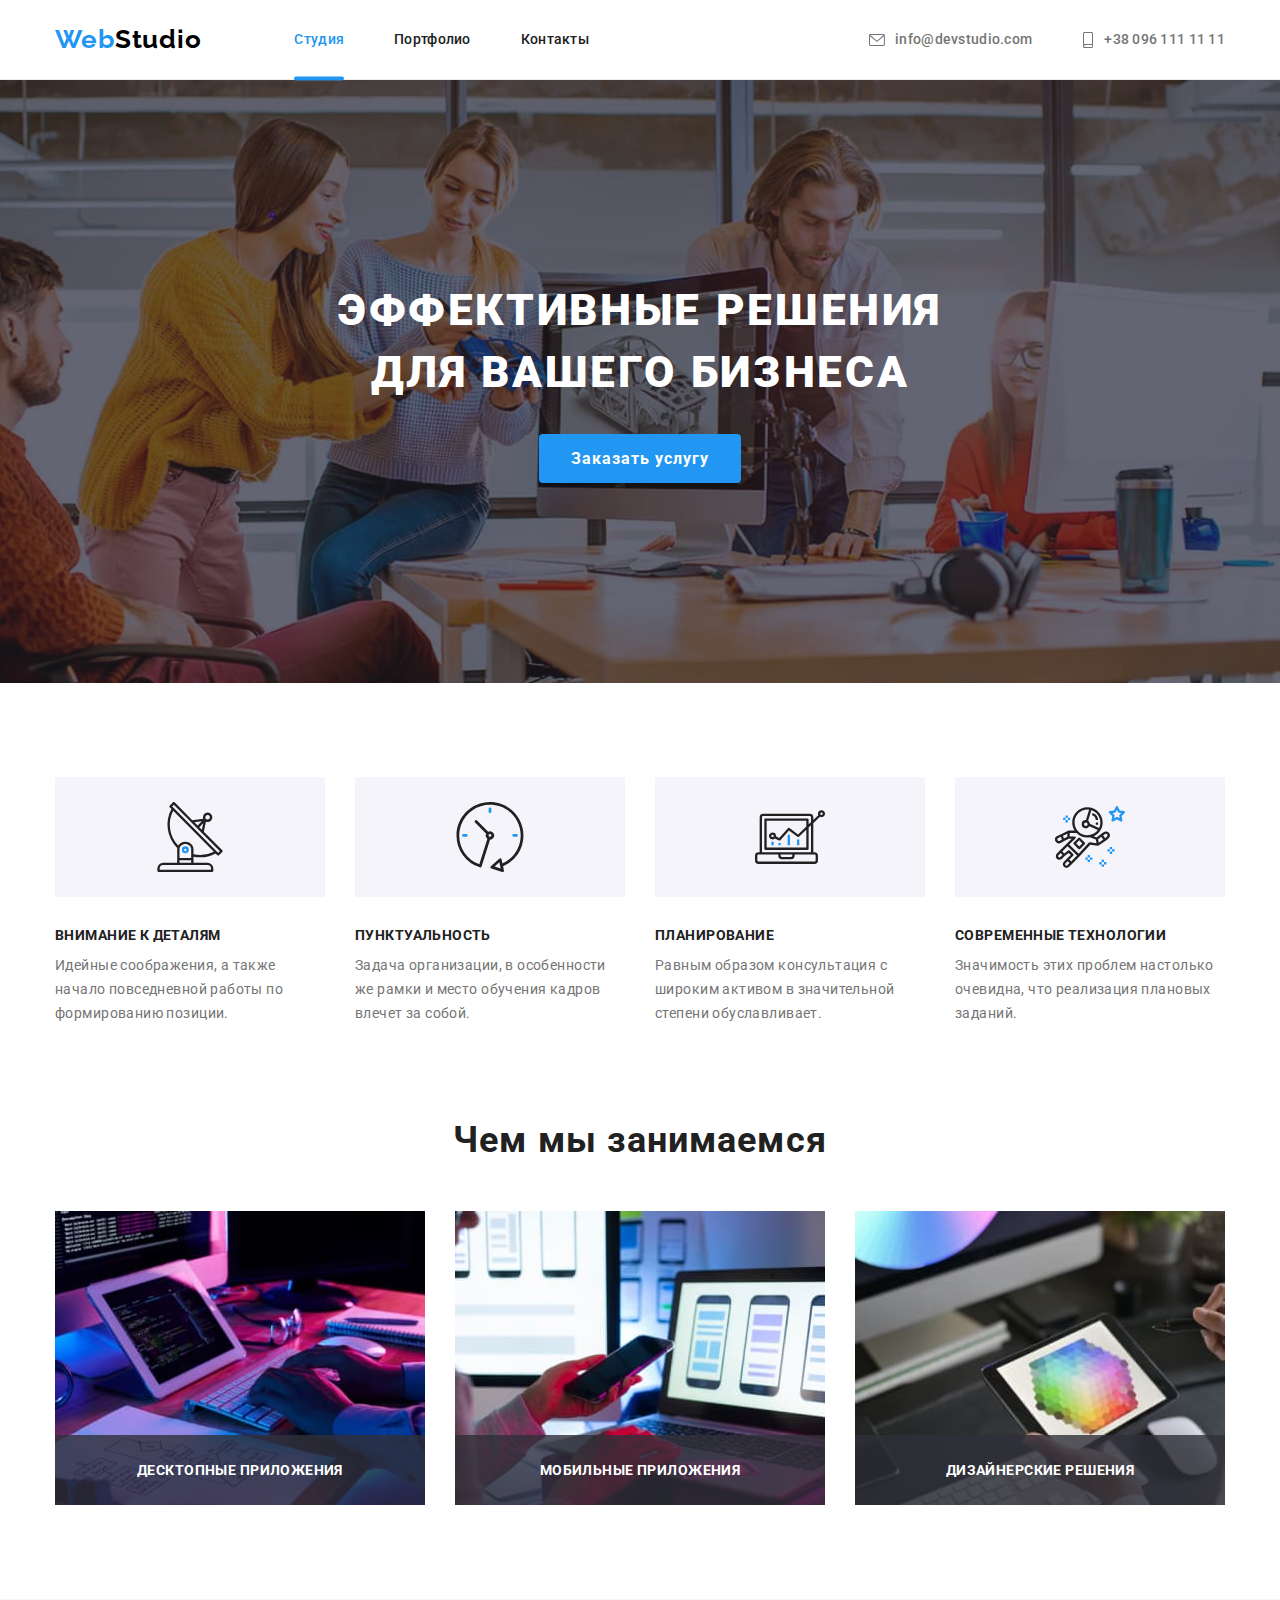
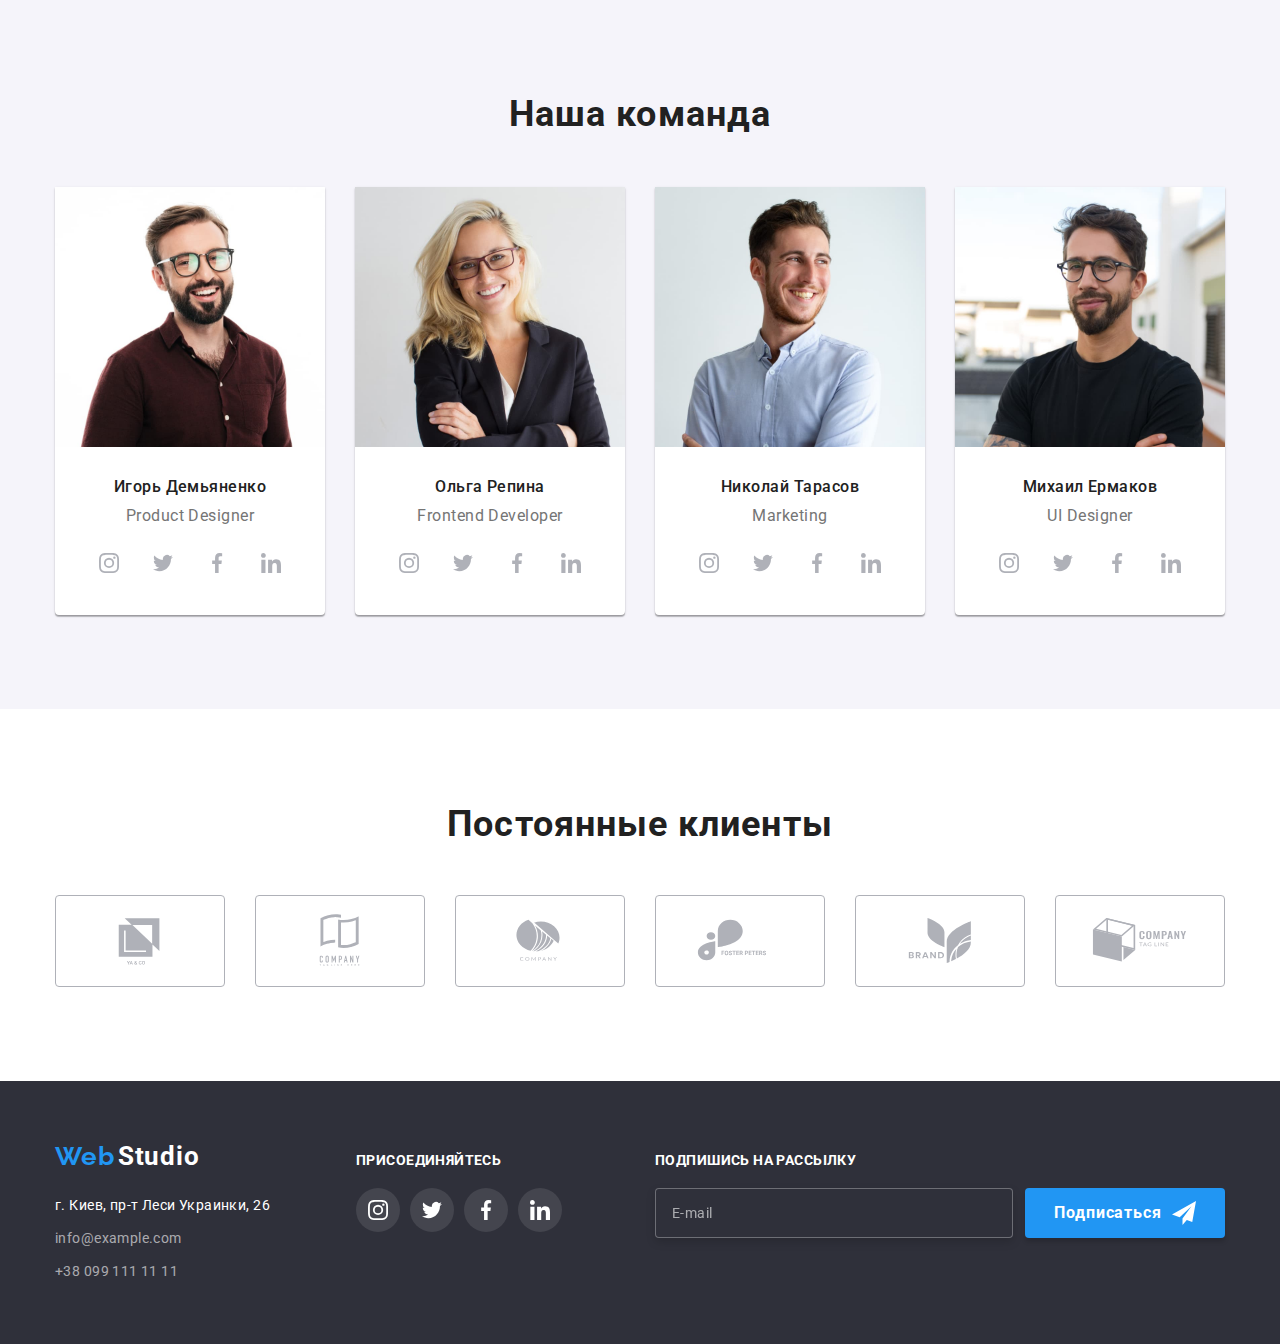
<file: index.html>
<!DOCTYPE html>
<html lang="ru">
  <head>
    <meta charset="UTF-8" />
    <meta http-equiv="X-UA-Compatible" content="IE=edge" />
    <meta name="viewport" content="width=device-width, initial-scale=1.0" />
    <meta name="description" content="Вивчення основ HTML5 для новачків" />
    <title>HW06-1</title>
    <!-- нормалізатор -->
    <link
      rel="stylesheet"
      href="https://cdnjs.cloudflare.com/ajax/libs/modern-normalize/1.0.0/modern-normalize.min.css"
    />
    <link rel="stylesheet" href="css/styles.css" />
    <link
      href="https://fonts.googleapis.com/css2?family=Raleway:wght@700&family=Roboto:wght@400;500;700;900&display=swap"
      rel="stylesheet"
    />
  </head>

  <body>
    <!--шапка сторінки-->
    <header class="header">
      <div class="container box-header">
        <!--навігація сторінки-->
        <nav class="box-nav">
          <div class="header-link">
            <a class="list" href="index.html"
              ><span class="logo-web">Web</span>
              <span class="logo-header">Studio</span>
            </a>
          </div>

          <ul class="header-items list">
            <li class="header-item">
              <a class="nav-link list studio current" href="./index.html"
                >Студия</a
              >
            </li>

            <li class="header-item">
              <a class="nav-link list" href="./portfolio.html">Портфолио</a>
            </li>

            <li class="header-item">
              <a class="nav-link list" href="Контакты">Контакты</a>
            </li>
          </ul>
        </nav>

        <ul class="box-contacts list">
          <li class="contact">
            <a class="mail list" href="info@devstudio.com">
              <svg class="svg-header" width="16" height="12">
                <use href="./images/svg/icons.svg#envelope"></use>
              </svg>
              info@devstudio.com</a
            >
          </li>
          <li class="contact">
            <a class="phone list" href="tel:+380961111111">
              <svg class="svg-header" width="12" height="16">
                <use href="./images/svg/icons.svg#smartphone"></use>
              </svg>
              +38 096 111 11 11
            </a>
          </li>
        </ul>
      </div>
    </header>
    <!-- унікальний контент сторінки -->
    <main>
      <!-- hero -->
      <section class="hero overlay">
        <h1 class="hero-title">Эффективные решения<br />для вашего бизнеса</h1>
        <button class="button-hero" type="button" data-modal-open>
          Заказать услугу
        </button>
      </section>

      <!-- особенности -->
      <section class="features section">
        <div class="container">
          <h2 class="visually-hidden section-title">Особенности</h2>
          <ul class="features-items list">
            <li class="features-item antenna">
              <h3 class="features-title">Внимание к деталям</h3>
              <p class="features-text">
                Идейные соображения, а также начало повседневной работы по
                формированию позиции.
              </p>
            </li>
            <li class="features-item clock">
              <h3 class="features-title">Пунктуальность</h3>
              <p class="features-text">
                Задача организации, в особенности же рамки и место обучения
                кадров влечет за собой.
              </p>
            </li>
            <li class="features-item diagram">
              <h3 class="features-title">Планирование</h3>
              <p class="features-text">
                Равным образом консультация с широким активом в значительной
                степени обуславливает.
              </p>
            </li>
            <li class="features-item astronaut">
              <h3 class="features-title">Современные технологии</h3>
              <p class="features-text">
                Значимость этих проблем настолько очевидна, что реализация
                плановых заданий.
              </p>
            </li>
          </ul>
        </div>
      </section>

      <!-- чем мьі занимаемся -->
      <section class="activity section">
        <div class="container">
          <h2 class="activity-title">Чем мы занимаемся</h2>
          <ul class="activity-items list">
            <li class="activity-item">
              <img
                src="./images/box1.jpg"
                alt="рабочий стол програмиста с монитором, планшетом, клавиатурой,руками на ней и распечатаньім ТЗ"
                width="370"
                height="294"
              />
              <p class="label">Десктопные приложения</p>
            </li>
            <li class="activity-item">
              <img
                src="./images/box2.jpg"
                alt="програмист на ноутбуке вьібирает формат оформления под размер телефона, держа его в руке"
                width="370"
                height="294"
              />
              <p class="label">Мобильные приложения</p>
            </li>
            <li class="activity-item">
              <img
                src="./images/box3.jpg"
                alt="планшет с цветовай палитрой, в руках на фоне клавиатурьі и монитора "
                width="370"
                height="294"
              />
              <p class="label">Дизайнерские решения</p>
            </li>
          </ul>
        </div>
      </section>

      <!-- наша команда -->
      <section class="team section">
        <div class="container">
          <h2 class="team-title">Наша команда</h2>
          <ul class="team-items list">
            <li class="team-item">
              <img
                src="./images/teamcard1.jpg"
                alt="ульібающийся мужчина в очках с бородой"
                width="270"
                height="260"
              />
              <div class="team-caption">
                <h3 class="teamcard">Игорь Демьяненко</h3>
                <p class="teamcard-text">Product Designer</p>
                <ul class="teamcard-links list">
                  <li class="teamcard-li">
                    <a
                      class="teamcard-link"
                      href=""
                      target="_blank"
                      aria-label="инстаграм Игоря Демьяненко"
                    >
                      <svg class="svg-social-team" width="20" height="20">
                        <use href="./images/svg/icons.svg#instagram"></use>
                      </svg>
                    </a>
                  </li>

                  <li class="teamcard-li">
                    <a
                      class="teamcard-link"
                      href=""
                      target="_blank"
                      aria-label="твиттер Игоря Демьяненко"
                    >
                      <svg class="svg-social-team" width="20" height="20">
                        <use href="./images/svg/icons.svg#twitter"></use>
                      </svg>
                    </a>
                  </li>

                  <li class="teamcard-li">
                    <a
                      class="teamcard-link"
                      href=""
                      target="_blank"
                      aria-label="фейсбук Игоря Демьяненко"
                    >
                      <svg class="svg-social-team" width="20" height="20">
                        <use href="./images/svg/icons.svg#facebook"></use>
                      </svg>
                    </a>
                  </li>

                  <li class="teamcard-li">
                    <a
                      class="teamcard-link"
                      href=""
                      target="_blank"
                      aria-label="линкед ин Игоря Демьяненко"
                    >
                      <svg class="svg-social-team" width="20" height="20">
                        <use href="./images/svg/icons.svg#linkedin"></use>
                      </svg>
                    </a>
                  </li>
                </ul>
              </div>
            </li>

            <li class="team-item">
              <img
                src="./images/teamcard2.jpg"
                alt="ульібающаяся женщина в очках со скрещенньіми на груди руками"
                width="270"
                height="260"
              />
              <div class="team-caption">
                <h3 class="teamcard">Ольга Репина</h3>
                <p class="teamcard-text">Frontend Developer</p>
                <ul class="teamcard-links list">
                  <li class="teamcard-li">
                    <a
                      class="teamcard-link"
                      href=""
                      target="_blank"
                      aria-label="инстаграм Ольги Репиной"
                    >
                      <svg class="svg-social-team" width="20" height="20">
                        <use href="./images/svg/icons.svg#instagram"></use>
                      </svg>
                    </a>
                  </li>

                  <li class="teamcard-li">
                    <a
                      class="teamcard-link"
                      href=""
                      target="_blank"
                      aria-label="твиттер Ольги Репиной"
                    >
                      <svg class="svg-social-team" width="20" height="20">
                        <use href="./images/svg/icons.svg#twitter"></use>
                      </svg>
                    </a>
                  </li>

                  <li class="teamcard-li">
                    <a
                      class="teamcard-link"
                      href=""
                      target="_blank"
                      aria-label="фейсбук Ольги Репиной"
                    >
                      <svg class="svg-social-team" width="20" height="20">
                        <use href="./images/svg/icons.svg#facebook"></use>
                      </svg>
                    </a>
                  </li>

                  <li class="teamcard-li">
                    <a
                      class="teamcard-link"
                      href=""
                      target="_blank"
                      aria-label="линкед ин Ольги Репиной"
                    >
                      <svg class="svg-social-team" width="20" height="20">
                        <use href="./images/svg/icons.svg#linkedin"></use>
                      </svg>
                    </a>
                  </li>
                </ul>
              </div>
            </li>

            <li class="team-item">
              <img
                src="./images/teamcard3.jpg"
                alt="ульібающийся мужчина в светлой рубашке"
                width="270"
                height="260"
              />
              <div class="team-caption">
                <h3 class="teamcard">Николай Тарасов</h3>
                <p class="teamcard-text">Marketing</p>
                <ul class="teamcard-links list">
                  <li class="teamcard-li">
                    <a
                      class="teamcard-link"
                      href=""
                      target="_blank"
                      aria-label="инстаграм Николая Тарасова"
                    >
                      <svg class="svg-social-team" width="20" height="20">
                        <use href="./images/svg/icons.svg#instagram"></use>
                      </svg>
                    </a>
                  </li>

                  <li class="teamcard-li">
                    <a
                      class="teamcard-link"
                      href=""
                      target="_blank"
                      aria-label="твиттер Николая Тарасова"
                    >
                      <svg class="svg-social-team" width="20" height="20">
                        <use href="./images/svg/icons.svg#twitter"></use>
                      </svg>
                    </a>
                  </li>

                  <li class="teamcard-li">
                    <a
                      class="teamcard-link"
                      href=""
                      target="_blank"
                      aria-label="фейсбук Николая Тарасова"
                    >
                      <svg class="svg-social-team" width="20" height="20">
                        <use href="./images/svg/icons.svg#facebook"></use>
                      </svg>
                    </a>
                  </li>

                  <li class="teamcard-li">
                    <a
                      class="teamcard-link"
                      href=""
                      target="_blank"
                      aria-label="линкед ин Николая Тарасова"
                    >
                      <svg class="svg-social-team" width="20" height="20">
                        <use href="./images/svg/icons.svg#linkedin"></use>
                      </svg>
                    </a>
                  </li>
                </ul>
              </div>
            </li>

            <li class="team-item">
              <img
                src="./images/teamcard4.jpg"
                alt="ульібающийся мужчина в очках с бородой в черной футболке"
                width="270"
                height="260"
              />
              <div class="team-caption">
                <h3 class="teamcard">Михаил Ермаков</h3>
                <p class="teamcard-text">UI Designer</p>
                <ul class="teamcard-links list">
                  <li class="teamcard-li">
                    <a
                      class="teamcard-link"
                      href=""
                      target="_blank"
                      aria-label="инстаграм Михаила Ермакова"
                    >
                      <svg class="svg-social-team" width="20" height="20">
                        <use href="./images/svg/icons.svg#instagram"></use>
                      </svg>
                    </a>
                  </li>

                  <li class="teamcard-li">
                    <a
                      class="teamcard-link"
                      href=""
                      target="_blank"
                      aria-label="твиттер Михаила Ермакова"
                    >
                      <svg class="svg-social-team" width="20" height="20">
                        <use href="./images/svg/icons.svg#twitter"></use>
                      </svg>
                    </a>
                  </li>

                  <li class="teamcard-li">
                    <a
                      class="teamcard-link"
                      href=""
                      target="_blank"
                      aria-label="фейсбук Михаила Ермакова"
                    >
                      <svg class="svg-social-team" width="20" height="20">
                        <use href="./images/svg/icons.svg#facebook"></use>
                      </svg>
                    </a>
                  </li>

                  <li class="teamcard-li">
                    <a
                      class="teamcard-link"
                      href=""
                      target="_blank"
                      aria-label="линкед ин Михаила Ермакова"
                    >
                      <svg class="svg-social-team" width="20" height="20">
                        <use href="./images/svg/icons.svg#linkedin"></use>
                      </svg>
                    </a>
                  </li>
                </ul>
              </div>
            </li>
          </ul>
        </div>
      </section>

      <!-- Постійні клієнти -->
      <section class="clients section">
        <div class="container">
          <h2 class="clients-title">Постоянные клиенты</h2>
          <ul class="clients-items list">
            <li class="clients-item">
              <a
                class="clients-link"
                href=""
                target="_blank"
                aria-label="клиент я єнд ко"
              >
                <svg class="svg-social" width="106" height="60">
                  <use href="./images/svg/icons.svg#clientlogo1"></use>
                </svg>
              </a>
            </li>

            <li class="clients-item">
              <a
                class="clients-link"
                href=""
                target="_blank"
                aria-label="таг лайн хьо"
              >
                <svg class="svg-social" width="106" height="60">
                  <use href="./images/svg/icons.svg#clientlogo2"></use>
                </svg>
              </a>
            </li>

            <li class="clients-item">
              <a
                class="clients-link"
                href=""
                target="_blank"
                aria-label="компани"
              >
                <svg class="svg-social" width="106" height="60">
                  <use href="./images/svg/icons.svg#clientlogo3"></use>
                </svg>
              </a>
            </li>

            <li class="clients-item">
              <a
                class="clients-link"
                href=""
                target="_blank"
                aria-label="фостер петерс"
              >
                <svg class="svg-social" width="106" height="60">
                  <use href="./images/svg/icons.svg#clientlogo4"></use>
                </svg>
              </a>
            </li>

            <li class="clients-item">
              <a
                class="clients-link"
                href=""
                target="_blank"
                aria-label="бранд"
              >
                <svg class="svg-social" width="106" height="60">
                  <use href="./images/svg/icons.svg#clientlogo5"></use>
                </svg>
              </a>
            </li>

            <li class="clients-item">
              <a
                class="clients-link"
                href=""
                target="_blank"
                aria-label="таглайн"
              >
                <svg class="svg-social" width="106" height="60">
                  <use href="./images/svg/icons.svg#clientlogo6"></use>
                </svg>
              </a>
            </li>
          </ul>
        </div>
      </section>
    </main>

    <!-- підвал сторінки-->
    <footer class="footer">
      <div class="container footer-blocks">
        <h2 class="visually-hidden section-title">Все способьі коммуникации</h2>
        <div class="footer-contacts">
          <a class="footer-link list" href="index.html"
            ><span class="logo-web">Web</span>
            <span class="logo-footer">Studio</span>
          </a>
          <address>
            <ul class="adress-list list">
              <li>
                <p class="adress-text">г. Киев, пр-т Леси Украинки, 26</p>
              </li>
              <li>
                <a class="adress-link list" href="info@example.com"
                  >info@example.com</a
                >
              </li>
              <li>
                <a class="adress-link list" href="tel:+380991111111"
                  >+38 099 111 11 11</a
                >
              </li>
            </ul>
          </address>
        </div>

        <div class="footer-social">
          <h3 class="social-subtitle">Присоединяйтесь</h3>
          <ul class="social-links list">
            <li class="social-network-li">
              <a
                class="network-link"
                href=""
                target="_blank"
                aria-label="инстаграм компании"
              >
                <svg class="svg-social" width="20" height="20">
                  <use href="./images/svg/icons.svg#instagram"></use>
                </svg>
              </a>
            </li>

            <li class="social-network-li">
              <a
                class="network-link"
                href=""
                target="_blank"
                aria-label="твиттер компании"
              >
                <svg class="svg-social" width="20" height="20">
                  <use href="./images/svg/icons.svg#twitter"></use>
                </svg>
              </a>
            </li>

            <li class="social-network-li">
              <a
                class="network-link"
                href=""
                target="_blank"
                aria-label="фейсбук компании"
              >
                <svg class="svg-social" width="20" height="20">
                  <use href="./images/svg/icons.svg#facebook"></use>
                </svg>
              </a>
            </li>

            <li class="social-network-li">
              <a
                class="network-link"
                href=""
                target="_blank"
                aria-label="линкед ин компании"
              >
                <svg class="svg-social" width="20" height="20">
                  <use href="./images/svg/icons.svg#linkedin"></use>
                </svg>
              </a>
            </li>
          </ul>
        </div>
        <div class="footer-subscription">
          <strong class="footer-strong">Подпишись на рассьілку</strong>
          <form class="footer-form">
            <input class="footerform-input" type="email" placeholder="E-mail" />
            <button class="button-modal btn-footer" type="submit">
              Подписаться

              <svg class="svg-button-footer" width="24" height="24">
                <use href="./images/svg/icons.svg#icon-send"></use>
              </svg>
            </button>
          </form>
        </div>
      </div>
    </footer>

    <div class="backdrop is-hidden" data-modal>
      <div class="modal">
        <button class="x-button" type="button" data-modal-close>
          <svg class="x-icon" width="18" height="18">
            <use href="./images/svg/icons.svg#close"></use>
          </svg>
        </button>

        <div class="modal-contant">
          <strong class="modal-headline">
            Оставьте свои данные, мы вам перезвоним
          </strong>

          <form class="modal-form" name="subscribtion">
            <div class="inputs">
              <label class="input-label" for="name">Имя</label>
              <div class="labelsvg">
                <input class="input-window" type="text" name="name" id="name" />
                <svg class="svg-modal" width="18" height="18">
                  <use href="./images/svg/icons.svg#person-black"></use>
                </svg>
              </div>
            </div>

            <div class="inputs">
              <label class="input-label" for="tel">Телефон</label>
              <div class="labelsvg">
                <input class="input-window" type="tel" name="tel" id="tel" />

                <svg class="svg-modal" width="18" height="18">
                  <use href="./images/svg/icons.svg#phone-black"></use>
                </svg>
              </div>
            </div>

            <div class="inputs">
              <label class="input-label" for="email">Почта</label>
              <div class="labelsvg">
                <input
                  class="input-window"
                  type="email"
                  name="email"
                  id="email"
                />
                <svg class="svg-modal" width="18" height="18">
                  <use href="./images/svg/icons.svg#email-black"></use>
                </svg>
              </div>
            </div>

            <div class="inputs comments">
              <label class="input-label" for="textarea-comment"
                >Комментарий</label
              >
              <textarea
                class="input-window modal-textarea"
                name="comment"
                id="textarea-comment"
                placeholder="Введите текст"
              ></textarea>
            </div>

            <div class="checkbox">
              <label class="label-checkbox" for="accepted">
                <input
                  class="input-checkbox"
                  type="checkbox"
                  name="acceptance"
                  value="accepted"
                  id="accepted"
                />
                <span class="modal-form-checkbox">
                  <svg class="modal-form-icon" width="16" height="15">
                    <use href="./images/svg/icons.svg#icon-check"></use>
                  </svg>
                </span>
                Соглашаюсь с рассылкой и принимаю
                <span>
                  <a class="checkbox-link" href=""> Условия договора</a></span
                >
              </label>
            </div>

            <button class="button-modal" type="submit">Отправить</button>
          </form>
        </div>
      </div>
    </div>

    <script src="./js/modal.js"></script>
  </body>
</html>
</file>
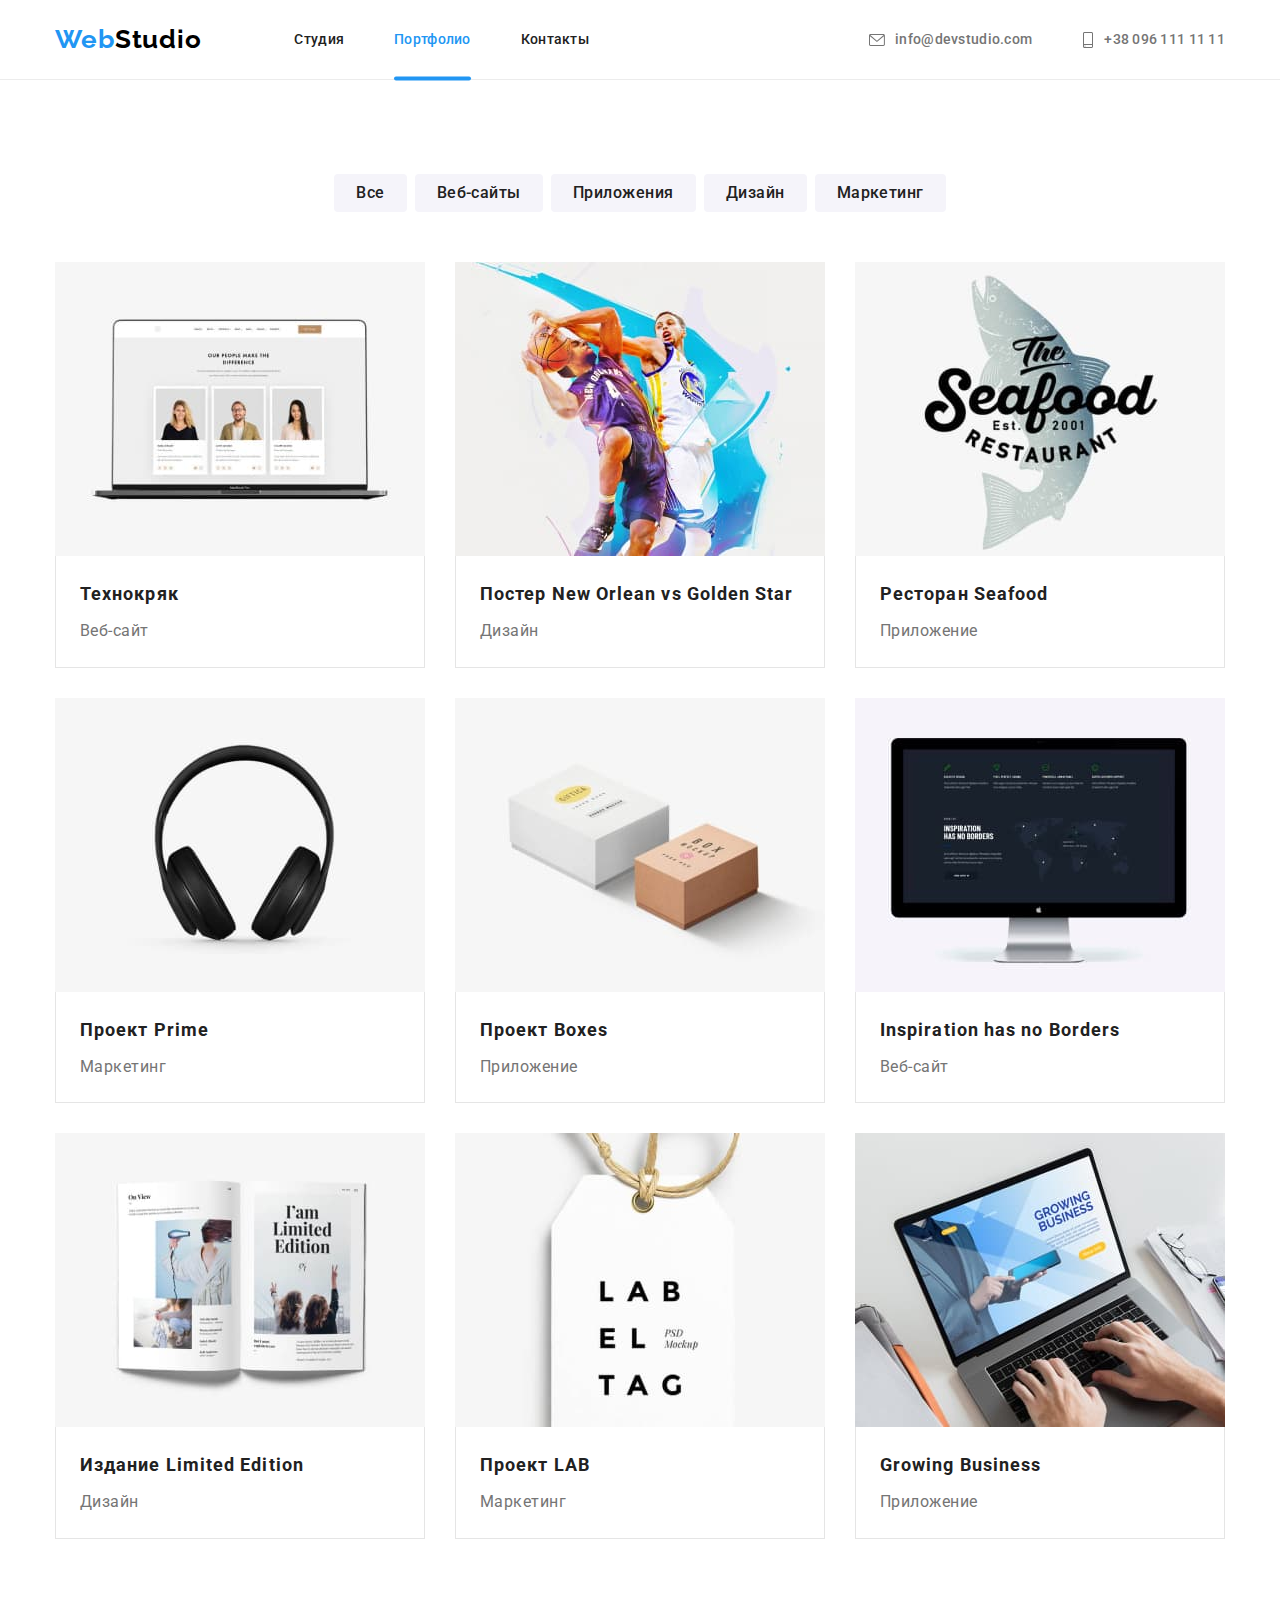
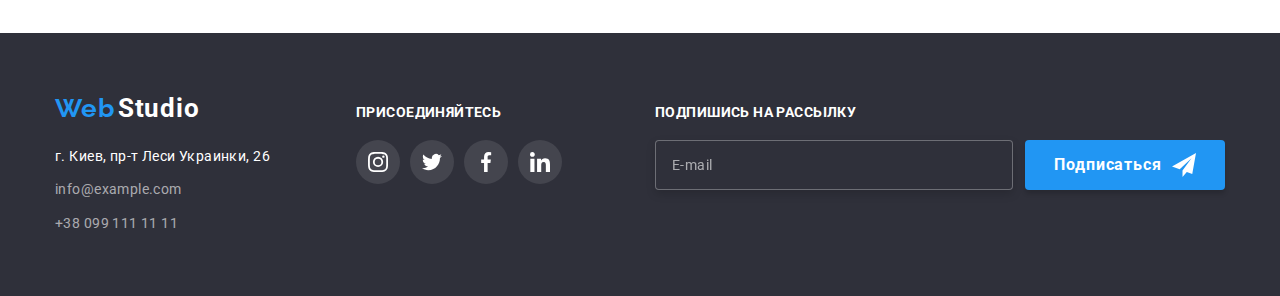
<file: portfolio.html>
<!DOCTYPE html>
<html lang="ru">
  <head>
    <meta charset="UTF-8" />
    <meta http-equiv="X-UA-Compatible" content="IE=edge" />
    <meta name="viewport" content="width=device-width, initial-scale=1.0" />
    <meta name="description" content="Вивчення основ HTML5 для новачків" />
    <title>HW06-2</title>
    <!-- нормалізатор -->
    <link
      rel="stylesheet"
      href="https://cdnjs.cloudflare.com/ajax/libs/modern-normalize/1.0.0/modern-normalize.min.css"
    />
    <link rel="stylesheet" href="css/styles.css" />
    <link
      href="https://fonts.googleapis.com/css2?family=Raleway:wght@700&family=Roboto:wght@400;500;700;900&display=swap"
      rel="stylesheet"
    />
  </head>
  <body>
    <!--шапка сторінки-->
    <header class="header">
      <div class="container box-header">
        <!--навігація сторінки-->
        <nav class="box-nav">
          <div class="header-link">
            <a class="list" href="index.html"
              ><span class="logo-web">Web</span>
              <span class="logo-header">Studio</span>
            </a>
          </div>

          <ul class="header-items list">
            <li class="header-item">
              <a class="nav-link list" href="./index.html">Студия</a>
            </li>
            <li class="header-item">
              <a class="nav-link list portfolio current" href="./portfolio.html"
                >Портфолио</a
              >
            </li>
            <li class="header-item">
              <a class="nav-link list" href="Контакты">Контакты</a>
            </li>
          </ul>
        </nav>

        <ul class="box-contacts list">
          <li class="contact">
            <a class="mail list" href="info@devstudio.com">
              <svg class="svg-header" width="16" height="12">
                <use href="./images/svg/icons.svg#envelope"></use>
              </svg>
              info@devstudio.com</a
            >
          </li>
          <li class="contact">
            <a class="phone list" href="tel:+380961111111">
              <svg class="svg-header" width="12" height="16">
                <use href="./images/svg/icons.svg#smartphone"></use>
              </svg>
              +38 096 111 11 11
            </a>
          </li>
        </ul>
      </div>
    </header>

    <!-- унікальний контент сторінки -->
    <main>
      <section class="section">
        <div class="container">
          <h1 class="visually-hidden">портфоліо</h1>
          <!-- filters -->
          <h2 class="visually-hidden">кнопки переходу по типам проектів</h2>
          <ul class="filters list">
            <li class="button-filter-list">
              <button class="button-filter" type="button">Все</button>
            </li>
            <li class="button-filter-list">
              <button class="button-filter" type="button">Веб-сайты</button>
            </li>
            <li class="button-filter-list">
              <button class="button-filter" type="button">Приложения</button>
            </li>
            <li class="button-filter-list">
              <button class="button-filter" type="button">Дизайн</button>
            </li>
            <li class="button-filter-list">
              <button class="button-filter" type="button">Маркетинг</button>
            </li>
          </ul>
          <!-- projects -->
          <h2 class="visually-hidden">проекти</h2>
          <ul class="project-cards list">
            <li>
              <a class="project-card-link list" href="">
                <div class="project-card">
                  <img
                    src="./images/projects/img-1.jpg"
                    alt="на мониторе изображеньі три карточки с фото людей и описанием"
                    width="370"
                    height="294"
                  />
                  <p class="overlay-card">
                    Ресурс предлагает комплексные предложения c разным уровнем
                    функционала и сервисов. Все это позволит посетителю получить
                    исчерпывающие сведения компании или частном лице.
                  </p>
                </div>
                <div class="project-text">
                  <h3 class="project-name">Технокряк</h3>
                  <p class="project-type">Веб-сайт</p>
                </div></a
              >
            </li>

            <li>
              <a class="project-card-link list" href="">
                <div class="project-card">
                  <img
                    src="./images/projects/img-2.jpg"
                    alt="два баскетболиста Нью Ороеан и Голден Стар в прьіжке"
                    width="370"
                    height="294"
                  />
                  <p class="overlay-card">
                    Ресурс предлагает комплексные предложения c разным уровнем
                    функционала и сервисов. Все это позволит посетителю получить
                    исчерпывающие сведения компании или частном лице.
                  </p>
                </div>

                <div class="project-text">
                  <h3 class="project-name">Постер New Orlean vs Golden Star</h3>
                  <p class="project-type">Дизайн</p>
                </div>
              </a>
            </li>

            <li>
              <a class="project-card-link list" href="">
                <div class="project-card">
                  <img
                    src="./images/projects/img-3.jpg"
                    alt="ємблема ресторана сифуд"
                    width="370"
                    height="294"
                  />
                  <p class="overlay-card">
                    Ресурс предлагает комплексные предложения c разным уровнем
                    функционала и сервисов. Все это позволит посетителю получить
                    исчерпывающие сведения компании или частном лице.
                  </p>
                </div>
                <div class="project-text">
                  <h3 class="project-name">Ресторан Seafood</h3>
                  <p class="project-type">Приложение</p>
                </div>
              </a>
            </li>

            <li>
              <a class="project-card-link list" href="">
                <div class="project-card">
                  <img
                    src="./images/projects/img-4.jpg"
                    alt="черньіе наушники"
                    width="370"
                    height="294"
                  />
                  <p class="overlay-card">
                    Ресурс предлагает комплексные предложения c разным уровнем
                    функционала и сервисов. Все это позволит посетителю получить
                    исчерпывающие сведения компании или частном лице.
                  </p>
                </div>
                <div class="project-text">
                  <h3 class="project-name">Проект Prime</h3>
                  <p class="project-type">Маркетинг</p>
                </div>
              </a>
            </li>

            <li>
              <a class="project-card-link list" href="">
                <div class="project-card">
                  <img
                    src="./images/projects/img-5.jpg"
                    alt="две коробки разного размера"
                    width="370"
                    height="294"
                  />
                  <p class="overlay-card">
                    Ресурс предлагает комплексные предложения c разным уровнем
                    функционала и сервисов. Все это позволит посетителю получить
                    исчерпывающие сведения компании или частном лице.
                  </p>
                </div>
                <div class="project-text">
                  <h3 class="project-name">Проект Boxes</h3>
                  <p class="project-type">Приложение</p>
                </div>
              </a>
            </li>

            <li>
              <a class="project-card-link list" href="">
                <div class="project-card">
                  <img
                    src="./images/projects/img-6.jpg"
                    alt="карта мира и колонки с текстом"
                    width="370"
                    height="294"
                  />
                  <p class="overlay-card">
                    Ресурс предлагает комплексные предложения c разным уровнем
                    функционала и сервисов. Все это позволит посетителю получить
                    исчерпывающие сведения компании или частном лице.
                  </p>
                </div>
                <div class="project-text">
                  <h3 class="project-name">Inspiration has no Borders</h3>
                  <p class="project-type">Веб-сайт</p>
                </div>
              </a>
            </li>

            <li>
              <a class="project-card-link list" href="">
                <div class="project-card">
                  <img
                    src="./images/projects/img-7.jpg"
                    alt="брошюра с текстом ай єм лимитед єдишн"
                    width="370"
                    height="294"
                  />
                  <p class="overlay-card">
                    Ресурс предлагает комплексные предложения c разным уровнем
                    функционала и сервисов. Все это позволит посетителю получить
                    исчерпывающие сведения компании или частном лице.
                  </p>
                </div>
                <div class="project-text">
                  <h3 class="project-name">Издание Limited Edition</h3>
                  <p class="project-type">Дизайн</p>
                </div>
              </a>
            </li>

            <li>
              <a class="project-card-link list" href="">
                <div class="project-card">
                  <img
                    src="./images/projects/img-8.jpg"
                    alt="єтикетка лаб єль таг"
                    width="370"
                    height="294"
                  />
                  <p class="overlay-card">
                    Ресурс предлагает комплексные предложения c разным уровнем
                    функционала и сервисов. Все это позволит посетителю получить
                    исчерпывающие сведения компании или частном лице.
                  </p>
                </div>
                <div class="project-text">
                  <h3 class="project-name">Проект LAB</h3>
                  <p class="project-type">Маркетинг</p>
                </div>
              </a>
            </li>

            <li>
              <a class="project-card-link list" href="">
                <div class="project-card">
                  <img
                    src="./images/projects/img-9.jpg"
                    alt="лаптоп программиста с заставкой Гроавин бизнес"
                    width="370"
                    height="294"
                  />
                  <p class="overlay-card">
                    Ресурс предлагает комплексные предложения c разным уровнем
                    функционала и сервисов. Все это позволит посетителю получить
                    исчерпывающие сведения компании или частном лице.
                  </p>
                </div>
                <div class="project-text">
                  <h3 class="project-name">Growing Business</h3>
                  <p class="project-type">Приложение</p>
                </div>
              </a>
            </li>
          </ul>
        </div>
      </section>
    </main>

    <!-- підвал сторінки-->
    <footer class="footer">
      <div class="container footer-blocks">
        <h2 class="visually-hidden section-title">Все способьі коммуникации</h2>
        <div class="footer-contacts">
          <a class="footer-link list" href="index.html"
            ><span class="logo-web">Web</span>
            <span class="logo-footer">Studio</span>
          </a>
          <address>
            <ul class="adress-list list">
              <li>
                <p class="adress-text">г. Киев, пр-т Леси Украинки, 26</p>
              </li>
              <li>
                <a class="adress-link list" href="info@example.com"
                  >info@example.com</a
                >
              </li>
              <li>
                <a class="adress-link list" href="tel:+380991111111"
                  >+38 099 111 11 11</a
                >
              </li>
            </ul>
          </address>
        </div>

        <div class="footer-social">
          <h3 class="social-subtitle">Присоединяйтесь</h3>
          <ul class="social-links list">
            <li class="social-network-li">
              <a
                class="network-link"
                href=""
                target="_blank"
                aria-label="инстаграм компании"
              >
                <svg class="svg-social" width="20" height="20">
                  <use href="./images/svg/icons.svg#instagram"></use>
                </svg>
              </a>
            </li>

            <li class="social-network-li">
              <a
                class="network-link"
                href=""
                target="_blank"
                aria-label="твиттер компании"
              >
                <svg class="svg-social" width="20" height="20">
                  <use href="./images/svg/icons.svg#twitter"></use>
                </svg>
              </a>
            </li>

            <li class="social-network-li">
              <a
                class="network-link"
                href=""
                target="_blank"
                aria-label="фейсбук компании"
              >
                <svg class="svg-social" width="20" height="20">
                  <use href="./images/svg/icons.svg#facebook"></use>
                </svg>
              </a>
            </li>

            <li class="social-network-li">
              <a
                class="network-link"
                href=""
                target="_blank"
                aria-label="линкед ин компании"
              >
                <svg class="svg-social" width="20" height="20">
                  <use href="./images/svg/icons.svg#linkedin"></use>
                </svg>
              </a>
            </li>
          </ul>
        </div>
        <div class="footer-subscription">
          <strong class="footer-strong">Подпишись на рассьілку</strong>
          <form class="footer-form">
            <input class="footerform-input" type="email" placeholder="E-mail" />
            <button class="button-modal btn-footer" type="submit">
              Подписаться

              <svg class="svg-button-footer" width="24" height="24">
                <use href="./images/svg/icons.svg#icon-send"></use>
              </svg>
            </button>
          </form>
        </div>
      </div>
    </footer>
  </body>
</html>
</file>
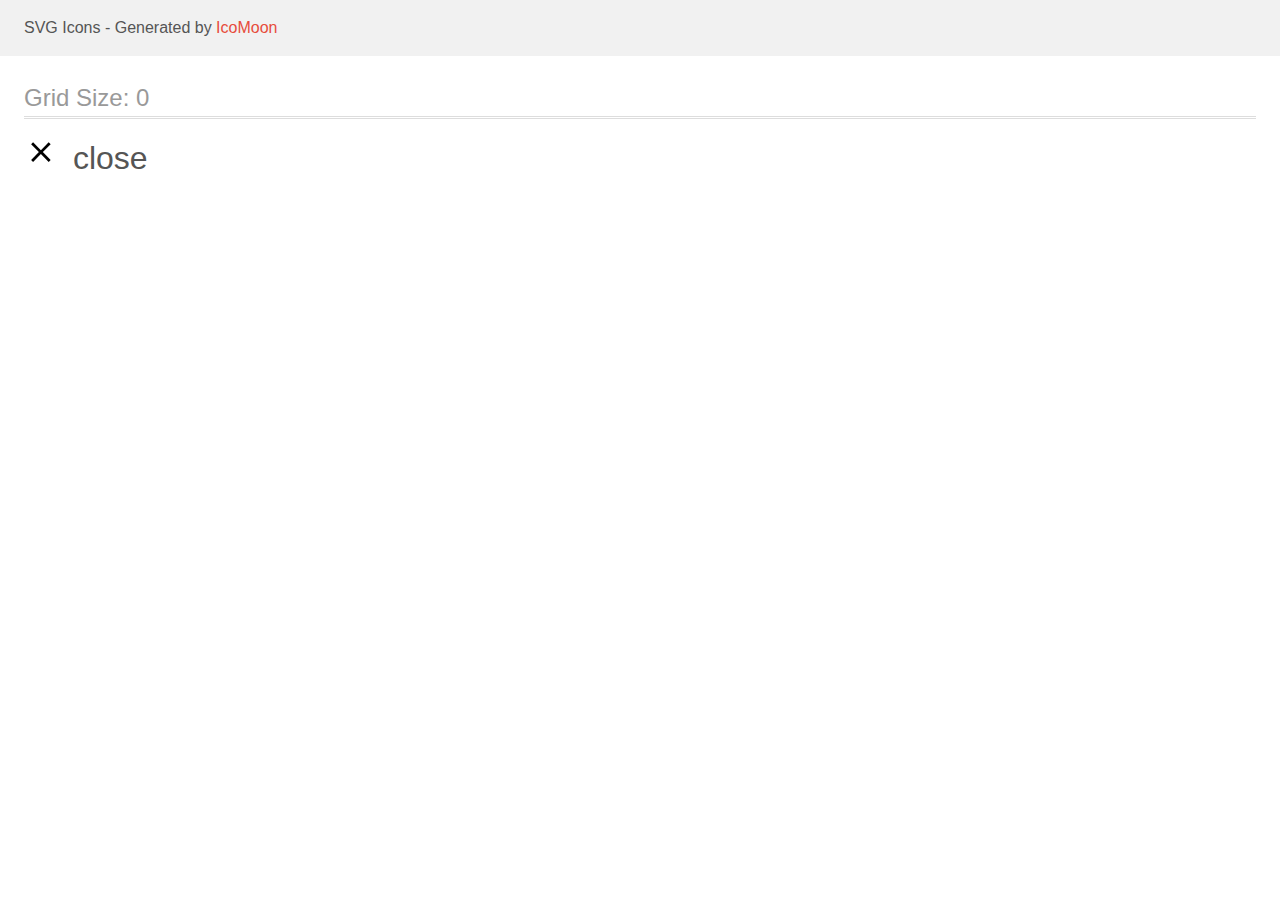
<file: images/svg/icomoon/demo.html>
<!doctype html>
<html>
<head>
    <title>IcoMoon - SVG Icons</title>
    <meta charset="utf-8">
    <meta name="viewport" content="width=device-width, initial-scale=1">
    <link rel="stylesheet" href="demo-files/demo.css">
    <link rel="stylesheet" href="style.css">
</head>
<body>
<svg aria-hidden="true" style="position: absolute; width: 0; height: 0; overflow: hidden;" version="1.1" xmlns="http://www.w3.org/2000/svg" xmlns:xlink="http://www.w3.org/1999/xlink">
<defs>
<symbol id="close" viewBox="0 0 32 32">
<path d="M26.667 7.303l-1.97-1.97-7.808 7.808-7.808-7.808-1.97 1.97 7.808 7.808-7.808 7.808 1.97 1.97 7.808-7.808 7.808 7.808 1.97-1.97-7.808-7.808 7.808-7.808z"></path>
</symbol>
</defs>
</svg>

<header class="bgc1 clearfix">
<div class="mhl">
    <p>SVG Icons - Generated by <a href="https://icomoon.io/app">IcoMoon</a></p>
</div>
</header>
    <div class="clearfix mhl ptl">
        <h1 class="mvm mtn fgc1">Grid Size: 0</h1>
        <div class="glyph fs1">
            <div class="clearfix pbs">
                <svg class="icon close"><use xlink:href="#close"></use></svg><span class="name"> close</span>
            </div>
        </div>
  </div>
<script defer src="svgxuse.js"></script>
</body>
</html>
</file>
<file: css/styles.css>
:root{
    /* colors */
    --brand-color: #2196F3;
    --logo-color: #000000;
    --text-first: #212121;
    --text-second: #757575;
    --text-third-tlbgc: #FFFFFF;
    --header-line: #ECECEC;
    --bgc-ourcom: #F5F4FA; 
    --bgc-foot-hero: #2F303A;
    --adress-link: rgba(255, 255, 255, 0.6);
    --border-card: #EEEEEE;
    --portfolio-bgc: #E5E5E5;
    --bgc-image-hero: #C4C4C4;
    --social-icons: #AFB1B8;
    --footer-icon-bgc: 
    rgba(255, 255, 255, 0.1);
    --modal-close-border:rgba(0, 0, 0, 0.1);
    --btn-shadow: rgba(0, 0, 0, 0.15);
    --modal-input-border: rgba(33, 33, 33, 0.2);
    --checkbox-color:rgba(117, 117, 117, 0.5);
/* Властивості ховеру та фокусу: */
    --anim: 250ms cubic-bezier(0.4, 0, 0.2, 1);


}

html {
    box-sizing: border-box;
}
*,
*::after,
*::before {
    box-sizing: inherit;
}

/* Стили для обнуления верхних отступов у элементов */
h1,
h2,
h3,
h4,
h5,
h6,
p {
    margin-top: 0;
}

/* Класс для обнуления базовых свойств у списков (ul) */
.list {
    list-style: none;
    padding-left: 0;
    margin: 0;
    text-decoration: none;
    color: inherit;
    font-style: normal;
}

.visually-hidden {
    position: absolute;
    white-space: nowrap;
    width: 1px;
    height: 1px;
    overflow: hidden;
    border: 0;
    padding: 0;
    clip: rect(0 0 0 0);
    clip-path: inset(50%);
    margin: -1px;
}

body {
    font-family:'Roboto','Ralewey','sans-serif';
    font-size: 14px;
    font-style: normal;
    line-height: 1.7;
    letter-spacing: 0.03em;  
    color: #212121; 
    margin: 0;    
}

.container{
    width: 1200px;
    margin-right: auto;
    margin-left: auto;
    padding: 0 15px;
}

.section{
    padding-top: 94px;
    padding-bottom: 94px;
}

img{
    display: block;
}

/* header */
/* nav */
/* logo */
.header{
    border-bottom: 1px solid var(--header-line);
}

.box-header{
    display: flex;
    background-color: var(--text-third-tlbgc);
    justify-content: space-between;
    align-items: center;
}

.box-nav{
    display: flex;
    align-items: center;
}

.header-link{
    padding: 0px;
    margin-right: 93px;
    font-size: 0px;
}


.logo-web{
    color:var(--brand-color);
    font-family: 'Raleway';
    font-weight: 700;
    font-size: 26px;
    line-height: calc(31/26);
    letter-spacing: 0.03em;  
}

.logo-header{
    color:var(--logo-color);
    font-family: 'Raleway';
    font-weight: 700;
    font-size: 26px;
    line-height: calc(31/26);
    letter-spacing: 0.03em;
}


    
/* header-items */
.header-items{
    display: flex;
    align-items: center;
    /* height: 80px; */
}

.header-item {
    position: relative;
    display: flex;
    color:var(--text-first);
    padding-top: 32px;
    padding-bottom: 32px;
    font-weight: 500;
    font-size: 14px;
    line-height: 1.1;
    letter-spacing: 0.02em;
}

.header-item:not(:last-child){
    margin-right: 50px;
}


.nav-link{
    display: block;
    transition: color var(--anim);
}

.nav-link:hover,
.nav-link:focus{
    color:var(--brand-color);
}

.nav-link.list.current{
    color:var(--brand-color);
}

.studio.current::after{
    content:"" ;
    position: absolute;
    width: 100%;
    display: block;
    height: 4px;
    border-radius: 2px;
    background-color: var(--brand-color);
    left: 0;
    bottom: 0; 
    transform: translateY(1.6px); 
    /* outline: 5px solid rgb(4, 0, 255); */
}
.portfolio.current::after{
    content:"" ;
    position: absolute;
    width: 100%;
    display: block;
    height: 4px;
    border-radius: 2px;
    background-color: var(--brand-color);
    left: 0;
    bottom: 0; 
    transform: translateY(1.5px); 
}


/* header-contact */

.box-contacts{
    display: flex;
    align-items: center;
}


.contact {
    color: var(--text-second);
    font-weight: 500;
    font-size: 14px;
    line-height: 1.1;
    letter-spacing: 0.02em;
}

.mail,
.phone{
    display: flex;
    align-items: center;
    justify-content: center;
    transition: color var(--anim);
}

.mail:hover,
.mail:focus{
    color: var(--brand-color);
}

.phone:hover,
.phone:focus{
    color: var(--brand-color);
}

.svg-header{
    fill: currentColor;
    margin-right: 10px;

}

.contact:not(:last-child){
    margin-right: 50px;
}


/* main */
/* hero */
.hero {
    /* background-color: var(--bgc-foot-hero); */
    text-align: center;
    padding-top: 200px;
    padding-bottom: 200px;
}

.overlay{
    max-width: 1600px;
    min-height: 600;
    margin-left: auto;
    margin-right: auto;

    background-image: linear-gradient(
        to right,
    rgba(47, 48, 58, 0.4),
    rgba(47, 48, 58, 0.4)
    ),
    url(../images/hero/Img-hero.jpg);

    background-repeat: no-repeat;
    background-position: center;
    background-size: cover;

}

.hero-title {
    font-weight: 900;
    font-size: 44px;
    line-height: 1.4;
    text-align: center;
    letter-spacing: 0.06em;
    text-transform: uppercase;
    color: var(--text-third-tlbgc);
    margin-bottom: 30px;
}

.button-hero{
    background-color: var(--brand-color);
    color: var(--text-third-tlbgc);
    font-weight: 700;
    font-size: 16px;
    line-height: 1.86;
    letter-spacing: 0.06em;
    text-align: center;
    cursor: pointer;
    border: 0px solid transparent;
    border-radius: 4px;
    padding: 10px 32px;
    box-shadow: 0px 4px 4px var(--btn-shadow);

} 

/* .button-hero:focus,
.button-hero:hover{
    color: var(--text-third-tlbgc);
} */




/* секція особливості/features */

/* .features {
    display: flex;
}  */

.features-items{
    display: flex;
}


.features-item{
    width: 270px;
}

.antenna::before{
    content:"" ;
    display: block;
    height: 120px;
    margin-bottom: 30px;
    background-image:url(../images/svg/зразки/antenna.svg);
    /* outline: 5px solid rgb(4, 0, 255); */
    background-color: var(--bgc-ourcom);
    background-repeat: no-repeat;
    background-position: center;
}
.clock::before{
    content:"" ;
    display: block;
    height: 120px;
    margin-bottom: 30px;
    background-image:url(../images/svg/зразки/clock.svg);
    /* outline: 5px solid rgb(4, 0, 255); */
    background-color: var(--bgc-ourcom);
    background-repeat: no-repeat;
    background-position: center;
}
.diagram::before{
    content:"" ;
    display: block;
    height: 120px;
    margin-bottom: 30px;
    background-image:url(../images/svg/зразки/diagram.svg);
    /* outline: 5px solid rgb(4, 0, 255); */
    background-color: var(--bgc-ourcom);
    background-repeat: no-repeat;
    background-position: center;
}
.astronaut::before{
    content:"" ;
    display: block;
    height: 120px;
    margin-bottom: 30px;
    background-image:url(../images/svg/зразки/astronaut.svg);
    /* outline: 5px solid rgb(4, 0, 255); */
    background-color: var(--bgc-ourcom);
    background-repeat: no-repeat;
    background-position: center;
}
.features-item:not(:last-child){
    margin-right: 30px;
}

.features-title{
    color:var(--text-first);
    font-style: normal;
    font-weight: 700;
    font-size: 14px;
    line-height: calc(16/14);
    letter-spacing: 0.03em; 
    text-transform: uppercase;
    margin-bottom: 10px; 
}

.features-text{
    color: var(--text-second);
    font-size: 14px;
    line-height: calc(24/14);
    letter-spacing: 0.03em;
    margin-bottom: 0px;
}

/* чем мьі занимаемся/діяльність/activity */

.activity{
    padding-top: 0px;
}

.activity-title{
    font-weight: 700;
    font-size: 36px;
    line-height: calc(42/36);
    text-align: center;
    letter-spacing: 0.03em;
    margin-bottom: 50px;  
}

.activity-items{
    display: flex;
    justify-content: space-between;
}

.activity-item{
    position: relative;
}

.activity-item img{
    display: block;
}
.label{
    position: absolute;
    display: flex;
    width: 100%;
    height: 70px;
    margin: 0px;
    padding: 0px;
    bottom: 0;
    left: 0;
font-weight: 700;
font-size: 14px;
line-height: calc(16/14);
justify-content: center;
align-items: center;
letter-spacing: 0.03em;
text-transform: uppercase;
color: var(--text-third-tlbgc);
/* outline: 2px solid red; */
background: rgba(47, 48, 58, 0.8);
}

/* наша команда */

.team{
    background-color: var(--bgc-ourcom);
}


.team-title{
    font-weight: 700;
    font-size: 36px;
    line-height: 1.2;
    text-align: center;
    letter-spacing: 0.03em; 
    margin-bottom: 50px;
}

.team-items{
    display: flex;
    justify-content: space-between;
    text-align: center;
} 
.team-item{
    box-shadow: 0px 1px 3px rgba(0, 0, 0, 0.12), 0px 1px 1px rgba(0, 0, 0, 0.14), 0px 2px 1px rgba(0, 0, 0, 0.2);
    border-radius: 0px 0px 4px 4px;
    background-color: var(--text-third-tlbgc);
}

.team-caption{
    padding-top: 30px;
    padding-bottom: 30px;
}

.teamcard{
    font-weight: 500;
    font-size: 16px;
    line-height: 1.2;
    letter-spacing: 0.03em;
    margin-bottom: 10px;
}
.teamcard-text{
    color: var(--text-second);
    font-size: 16px;
    line-height: 1.2;
    letter-spacing: 0.03em;
    margin-bottom: 0px;
    margin-bottom: 16px;
}
.teamcard-links{
    display: flex;
    justify-content: center;
}

.teamcard-li:not(:last-child){
    margin-right: 10px;
}

.teamcard-link{
    display: flex;
    justify-content: center;
    align-items: center;
    width: 44px;
    height: 44px;
    background-color: var(--text-third-tlbgc);
    border-radius: 50%;
    fill: var(--social-icons);
    transition: fill var(--anim),
    background-color var(--anim);
}


.teamcard-link:hover,
.teamcard-link:focus{
    background-color: var(--brand-color);
    fill: var(--text-third-tlbgc);
}




/* Постійні клієнти */


.clients-title{
    font-weight: 700;
    font-size: 36px;
    line-height: calc(42/36);
    text-align: center;
    letter-spacing: 0.03em;
    margin-bottom: 50px;

}

.clients-items{
    display: flex;
    justify-content: space-between;
    flex-wrap: wrap;
    align-items: center;
}

.clients-link{
    display: flex;
    justify-content: center;
    align-items: center;
    width: 170px;
    height: 92px;
    fill: var(--social-icons);
    border: 1px solid var(--social-icons);
    border-radius: 4px;
    transition: fill var(--anim),
    border var(--anim);
}

.clients-link:hover,
.clients-link:focus{
    fill: var(--brand-color);
    border: 1px solid var(--brand-color);
}


/* page2 portfolio */


.filters{
    display: flex;
    justify-content: center;
    margin-bottom: 50px;
}


.button-filter{
    color: var(--text-first);
    background-color: var(--bgc-ourcom);
    border: 0px solid transparent;
    border-radius: 4px;
    cursor: pointer;
    padding: 6px 22px;
    font-family: 'Roboto';
    font-weight: 500;
    font-size: 16px;
    line-height: calc(26/16);
    text-align: center;
    letter-spacing: 0.03em;
    transition: color var(--anim),
    background-color var(--anim),
    box-shadow var(--anim);
}

.button-filter:hover,
.button-filter:focus{    
    background-color: var(--brand-color);
    color:var(--text-third-tlbgc);
    box-shadow: 0px 3px 1px rgba(0, 0, 0, 0.1),
    0px 1px 2px rgba(0, 0, 0, 0.08),
    0px 2px 2px rgba(0, 0, 0, 0.12);
}

.button-filter-list:not(:last-child){
    margin-right: 8px;
}


.project-cards{
    display: flex;
    flex-wrap: wrap;
    gap: 30px;
}




.project-card-link{
    display: block;
    text-decoration: none;
    transition:
    box-shadow var(--anim);
}

.project-card-link:hover,
.project-card-link:focus {
    box-shadow: 0px 1px 1px rgba(0, 0, 0, 0.12), 0px 4px 4px rgba(0, 0, 0, 0.06), 
    1px 4px 6px rgba(0, 0, 0, 0.16);
}


.project-card{
    position: relative;
    overflow: hidden;
}

.overlay-card{
    position: absolute;
    display: flex;
    top: 100%;
    left: 0;
    width: 100%;
    height: 100%;
    padding: 63px 24px;
    font-size: 18px;
    line-height: calc(28/18);
    letter-spacing: 0.03em;
    justify-content: center;
    align-items: center;
    color:var(--text-third-tlbgc);
    background-color: rgba(33, 150, 243, 0.9);
    transition-duration: 400ms;
}

.project-card-link:hover .overlay-card{
    transform: translateY(-100%);

}

.project-text{
    padding: 20px 24px;
    border-right: 1px solid var(--portfolio-bgc);
border-left: 1px solid  var(--portfolio-bgc);
border-bottom: 1px solid  var(--portfolio-bgc);
}


.project-name{
    font-weight: 700;
    font-size: 18px;
    line-height: 2;
    letter-spacing: 0.06em;
    margin-bottom: 4px;
}

.project-type{
    color: var(--text-second);
    font-size: 16px;
    line-height: 1.9;
    letter-spacing: 0.03em;
    margin-bottom: 0px;
}




/* footer */
.footer{
    background-color: var(--bgc-foot-hero);
    padding-top: 60px;
    padding-bottom: 60px;
}

.footer-blocks{
    display: flex;
    align-items: baseline;
}

.footer-contacts{
    width: 231px;
    margin-right: 70px;
}

.footer-link{
    display: inline-block;
    margin-bottom: 20px;
}
.logo-web{
    color:var(--brand-color);
    font-weight: 700;
    font-size: 26px;
    line-height: 1.2;
    letter-spacing: 0.03em;
}

.logo-footer{
    color: var(--text-third-tlbgc);
    font-weight: 700;
    font-size: 26px;
    line-height: 1.2;
    letter-spacing: 0.03em;
}



.adress-text{
    color: var(--text-third-tlbgc);
    font-size: 14px;
    line-height: calc(24/14);
    letter-spacing: 0.03em;
    margin-bottom: 0px;
}

.adress-link{
    display: inline-block;
    color: var(--adress-link);
    font-size: 14px;
    line-height: calc(24/14);
    letter-spacing: 0.03em;
    margin-top: 9px;
}

.footer-social{
    margin-right: 93px;
}

.social-subtitle{
    color: var(--text-third-tlbgc);
    font-weight: 700;
    font-size: 14px;
    line-height: calc(16/14);
    letter-spacing: 0.03em;
    text-transform: uppercase;
    margin-bottom: 20px;
}


.social-links{
    display: flex;
    justify-content: center;
}

.social-network-li:not(:last-child){
    margin-right: 10px;
}

.network-link{
    display: flex;
    justify-content: center;
    align-items: center;
    width: 44px;
    height: 44px;
    background-color: var(--footer-icon-bgc);
    border-radius: 50%;
    fill: var(--text-third-tlbgc);
    transition: fill var(--anim),
    background-color var(--anim);
}

.network-link:hover,
.network-link:focus{
    background-color: var(--brand-color);
    fill: var(--text-third-tlbgc);
}

.footer-subscription{
    width: 570px;
    height: 86px;
}
.footer-strong{
    display: block;
    margin-bottom: 20px;
font-weight: 700;
font-size: 14px;
line-height: calc(16/14);
letter-spacing: 0.03em;
text-transform: uppercase;
color: var(--text-third-tlbgc);

}

.footer-form{
    display: flex;
    justify-content: space-between;
}
.footerform-input{
    width: 358px;
    height: 50px;
    padding: 15px 16px;
    background-color: var(--bgc-foot-hero);
    border: 1px solid rgba(255, 255, 255, 0.3);
    filter: drop-shadow(0px 4px 4px rgba(0, 0, 0, 0.15));
    border-radius: 4px;
    color: var(--text-third-tlbgc);
    letter-spacing: 0.03em;
}

.footerform-input::placeholder{
    color: var(--adress-link);
}

.button-modal.btn-footer{
    margin: 0;
}
.svg-button-footer{
    margin-left: 10px;
}



/* модальне вікно */


.backdrop{
    position: fixed;
    top: 0;
    left: 0;
    width: 100%;
    height: 100%;
    background-color: rgba(0, 0, 0, 0.2);
    opacity: 1;
    scale: 1;
    visibility: visible;
    transform: scale(1);
    transition: var(--anim);

}

.backdrop.is-hidden{
    opacity: 0;
    pointer-events: none;
    visibility: hidden;
    transform: scale(0.9);
}


.modal{
    position: absolute;
    top: 50%;
    left: 50%;
    transform: translate(-50%, -50%);
    width: 528px;
    height: 581px;
    background-color:var(--text-third-tlbgc);
    box-shadow: 0px 1px 3px rgba(0, 0, 0, 0.12), 0px 1px 1px rgba(0, 0, 0, 0.14), 0px 2px 1px rgba(0, 0, 0, 0.2);
    border-radius: 4px;
}  

.x-button{
    position: absolute;
    display: flex;
    justify-content: center;
    align-items: center;
    top: 8px;
    right: 8px;
    width: 30px;
    height: 30px;
    border: 1px solid var(--modal-close-border);
    border-radius: 50%;
    cursor: pointer;
    transition: color var(--anim);
} 

.x-button:hover,
.x-button:focus{
    color: var(--brand-color);
}
.x-icon{
    fill: currentColor;
}

.x-icon{
    position: absolute;
    top: 50%;
    left: 50%;
    transform: translate(-50%, -50%);
}

.modal-contant{
    padding: 40px;
}

.modal-headline{
    font-weight: 700;
    font-size: 20px;
    line-height: calc(23/20);
    text-align: center;
    letter-spacing: 0.03em;
    margin-bottom: 12px;
}

.modal-form{
}

.inputs{
    margin-bottom: 10px;

}

.input-window{
    display: block;
    width: 100%;
    height: 40px;
    padding-left: 42px;
    font-size: 12px;
    line-height: calc(14/12);
    letter-spacing: 0.01em;
    cursor: pointer;
    border: 1px solid var(--modal-input-border);
    border-radius: 4px;
    transition: border-color var(--anim);
}

.labelsvg{
    position: relative;

}
.svg-modal{
    position: absolute;
    top: 50%;
    left: 12px;
    display: inline-block;
    transform: translateY(-50%);
    pointer-events: none;
    transition: fill var(--anim);

}
.input-window:focus{
    border-color: var(--brand-color);
}
.input-window:hover{
    border-color: var(--brand-color);
}

.input-window:focus + .svg-modal{
    fill: var(--brand-color);
}

.input-window:hover + .svg-modal{
    fill: var(--brand-color);
}


/* .inputs:last-child{
    margin-bottom: 20px;
} */

.comments{
    margin-bottom: 20px;
}

.input-label{
    display: inline-block;
    font-size: 12px;
    line-height: calc(14/12);
    letter-spacing: 0.01em;
    color: var(--text-second);
    margin-bottom: 4px;

}


.modal-textarea{
    height: 120px;
    padding: 12px 16px;
    resize: none;
}

.modal-textarea::placeholder{
    color: var(--checkbox-color);
}

.checkbox{

}
.input-checkbox{
    position: absolute;
    white-space: nowrap;
    width: 1px;
    height: 1px;
    overflow: hidden;
    border: 0;
    padding: 0;
    clip: rect(0 0 0 0);
    clip-path: inset(50%);
    margin: -1px;
}

.modal-form-checkbox{
    display: inline-flex;
    align-items: center;
    justify-content: center;
    width: 16px;
    height: 15px;
    margin-right: 7px;
    outline: 2px solid var(--text-first);
    outline-offset: -2px;
    border-radius: 2px;
    transition: background-color var(--anim);
    transition: outline-solid var(--anim);
}
.modal-form-checkbox{
    fill: transparent;
    transition: fill var(--anim);
    }

.label-checkbox{
    display: flex;
    justify-content: center;
    align-items: center;
    width: 423px;
    height: 24px;
    margin-bottom: 30px;
    margin-left: auto;
    margin-right: auto;
font-size: 14px;
line-height: calc(24/14);
letter-spacing: 0.03em;
color: var(--text-second);
user-select: none;

}

.input-checkbox:checked + .modal-form-checkbox{
    background-color: var(--brand-color);
    outline: var(--brand-color);
}


.checkbox-link{
    color: var(--brand-color);
}

.button-modal{
    display: flex;
    margin-left: auto;
    margin-right: auto;
    width: 200px;
    height: 50px;
    background: var(--brand-color);
    box-shadow: 0px 4px 4px var(--btn-shadow);
    border-radius: 4px;
    border: 0px solid transparent;
    font-weight: 700;
    font-size: 16px;
    line-height: calc(30/16);
    color: var(--text-third-tlbgc);
    justify-content: center;
    align-items: center;
    letter-spacing: 0.06em;
    cursor: pointer;

}

.button-modal:hover,
.button-modal:focus{

}
</file>
<file: images/svg/icomoon/demo-files/demo.css>
body {
  padding: 0;
  margin: 0;
  font-family: sans-serif;
  font-size: 1em;
  line-height: 1.5;
  color: #555;
  background: #fff;
}
h1 {
  font-size: 1.5em;
  font-weight: normal;
  box-shadow: 0 1px #ddd, 0 2px #fff, 0 3px #ddd;
}
small {
  font-size: .66666667em;
}
a {
  color: #e74c3c;
  text-decoration: none;
}
a:hover, a:focus {
  box-shadow: 0 1px #e74c3c;
}
.bshadow0, input {
  box-shadow: inset 0 -2px #e7e7e7;
}
input:hover {
  box-shadow: inset 0 -2px #ccc;
}
input, fieldset {
  font-size: 1em;
  margin: 0;
  padding: 0;
  border: 0;
}
input {
  color: inherit;
  line-height: 1.5;
  height: 1.5em;
  padding: .25em 0;
}
input:focus {
  outline: none;
  box-shadow: inset 0 -2px #449fdb;
}
.glyph {
  font-size: 16px;
  margin-right: 1.5em;
  float: left;
  width: 17em;
}
svg {
  color: #000;
}
.liga {
  width: 80%;
  width: calc(100% - 2.5em);
}
.talign-right {
  text-align: right;
}
.talign-center {
  text-align: center;
}
.bgc1 {
  background: #f1f1f1;
}
.fgc0 {
  color: #000;
}
.fgc1 {
  color: #999;
}
p {
  margin-top: 1em;
  margin-bottom: 1em;
}
.mvm {
  margin-top: .75em;
  margin-bottom: .75em;
}
.mtn {
  margin-top: 0;
}
.mtl, .mal {
  margin-top: 1.5em;
}
.mbl, .mal {
  margin-bottom: 1.5em;
}
.mal, .mhl {
  margin-left: 1.5em;
  margin-right: 1.5em;
}
.mhmm {
  margin-left: 1em;
  margin-right: 1em;
}
.ptl {
  padding-top: 1.5em;
}
.pbs, .pvs {
  padding-bottom: .25em;
}
.pvs, .pts {
  padding-top: .25em;
}
.unit {
  float: left;
}
.unitRight {
  float: right;
}
.size1of2 {
  width: 50%;
}
.size1of1 {
  width: 100%;
}
.clearfix:before, .clearfix:after {
  content: " ";
  display: table;
}
.clearfix:after {
  clear: both;
}
.hidden-true {
  display: none;
}
.textbox0 {
  width: 3em;
  background: #f1f1f1;
  padding: .25em .5em;
  line-height: 1.5;
  height: 1.5em;
}
.fs0 {
  font-size: 16px;
}
.fs1 {
  font-size: 32px;
}
.name {
  margin-left: .25em;
}
</file>
<file: images/svg/icomoon/style.css>
.icon {
  display: inline-block;
  width: 1em;
  height: 1em;
  stroke-width: 0;
  stroke: currentColor;
  fill: currentColor;
}

/* ==========================================
Single-colored icons can be modified like so:
.name {
  font-size: 32px;
  color: red;
}
========================================== */
</file>
